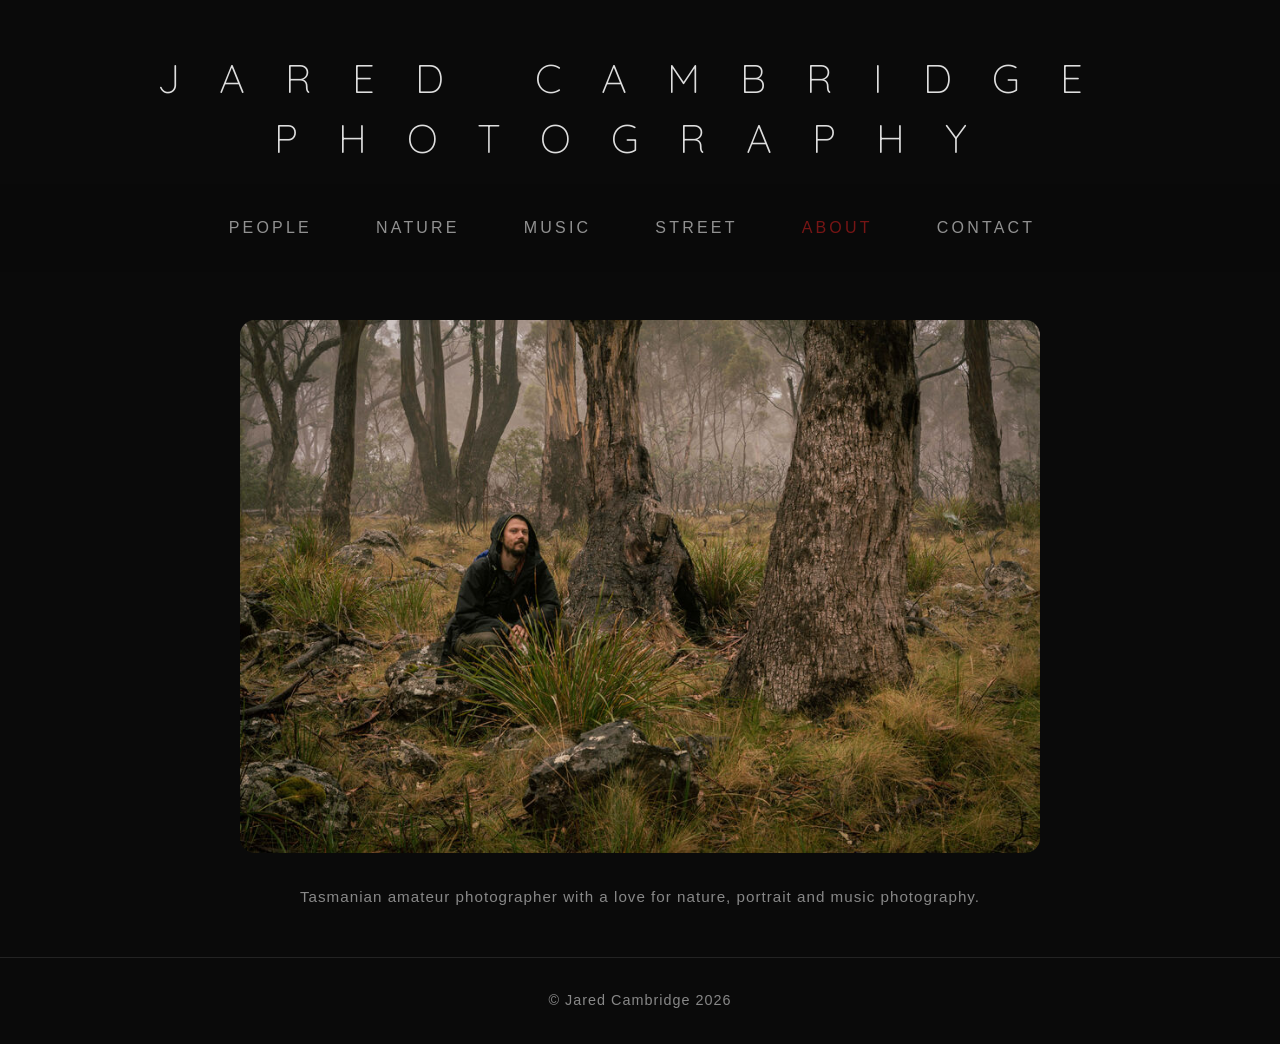
<file: about.html>
<!DOCTYPE html>
<html lang="en">
<head>
    <meta charset="UTF-8">
    <meta name="viewport" content="width=device-width, initial-scale=1.0">
    <title>Jared Cambridge - Photography</title>
    <link rel="stylesheet" href="reset.css">
    <link rel="stylesheet" href="styles.css">
    <link rel="preconnect" href="https://fonts.googleapis.com">
    <link rel="preconnect" href="https://fonts.gstatic.com" crossorigin>
    <link href="https://fonts.googleapis.com/css2?family=Noto+Sans:wght@100;300;400;500&display=swap" rel="stylesheet">
    <link href="https://fonts.googleapis.com/css2?family=Quicksand:wght@300..700&display=swap" rel="stylesheet">

</head>
<body>
    <header>
        <h3><a href="index.html">Jared Cambridge Photography</a></h3>
    </header>

    <nav>
        <ul>
            <li><a href="people.html">People</a></li>
            <li><a href="nature.html">Nature</a></li>
            <li><a href="music.html">Music</a></li>
            <li><a href="street.html">Street</a></li>
            <li><a href="about.html" aria-current="page">About</a></li>
            <li><a href="contact.html">Contact</a></li>
        </ul>
    </nav>

    <main>

        <div class="about-section">
            <img src="images/about-photo.jpg" alt="About Jared Cambridge" class="about-img">
                <div class="about-overlay">
                    <p class="about-caption">Tasmanian amateur photographer with a love for nature, portrait and music photography.</p>
                </div>
            </div>

    </main>

    <footer>
        <p>&copy; Jared Cambridge 2026</p>
    </footer>
</body>
</html>
</file>
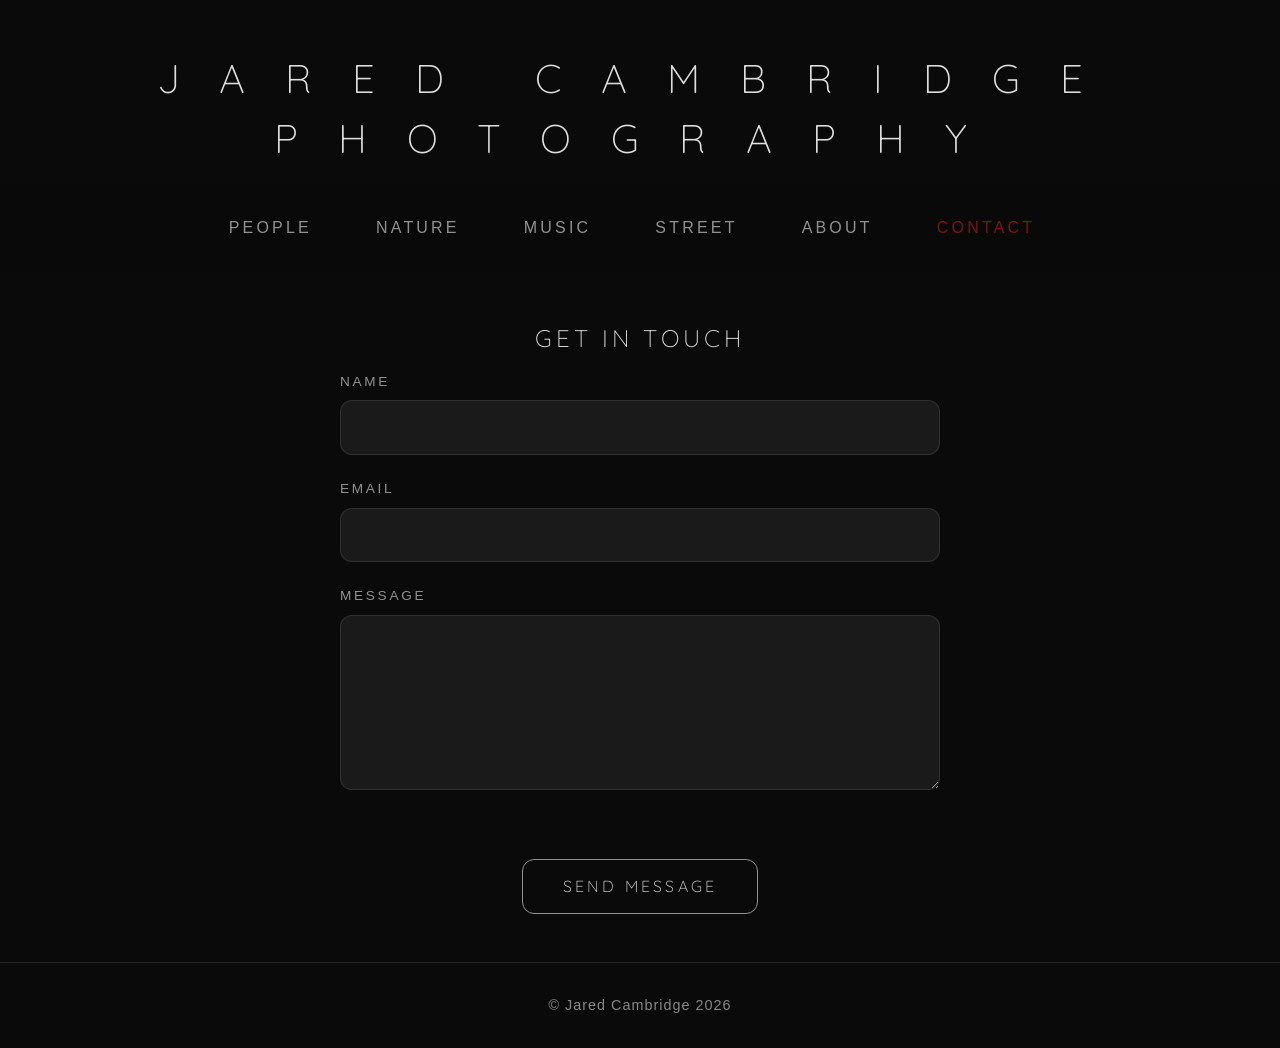
<file: contact.html>
<!DOCTYPE html>
<html lang="en">
<head>
    <meta charset="UTF-8">
    <meta name="viewport" content="width=device-width, initial-scale=1.0">
    <title>Contact - Jared Cambridge Photography</title>
    <link rel="stylesheet" href="reset.css">
    <link rel="stylesheet" href="styles.css">
    <link rel="preconnect" href="https://fonts.googleapis.com">
    <link rel="preconnect" href="https://fonts.gstatic.com" crossorigin>
    <link href="https://fonts.googleapis.com/css2?family=Noto+Sans:wght@100;300;400;500&display=swap" rel="stylesheet">
    <link href="https://fonts.googleapis.com/css2?family=Quicksand:wght@300..700&display=swap" rel="stylesheet">
</head>
<body>
    <header>
        <h3><a href="index.html">Jared Cambridge Photography</a></h3>
    </header>

    <nav>
        <ul>
            <li><a href="people.html">People</a></li>
            <li><a href="nature.html">Nature</a></li>
            <li><a href="music.html">Music</a></li>
            <li><a href="street.html">Street</a></li>
            <li><a href="about.html">About</a></li>
            <li><a href="contact.html" aria-current="page">Contact</a></li>
        </ul>
    </nav>

    <main>
        <section class="contact-section">
            <h1 class="contact-title">Get in touch</h1>

            <form id="contact-form" class="contact-form" action="https://formspree.io/f/xdealvpb" method="POST" novalidate>

                <div class="form-group">
                    <label for="name">Name</label>
                    <input type="text" id="name" name="name" autocomplete="name" maxlength="100" required>
                </div>

                <div class="form-group">
                    <label for="email">Email</label>
                    <input type="email" id="email" name="email" autocomplete="email" maxlength="150" required>
                </div>

                <div class="form-group">
                    <label for="message">Message</label>
                    <textarea id="message" name="message" rows="6" maxlength="2000" required></textarea>
                </div>

                <div class="hp-field" aria-hidden="true">
                    <label for="website">Leave this field empty</label>
                    <input type="text" id="website" name="_gotcha" tabindex="-1" autocomplete="off">
                </div>

                <input type="hidden" id="form-start" name="form_start" value="">

                <p id="form-status" class="form-status" role="status" aria-live="polite"></p>

                <button type="submit" class="contact-btn">Send message</button>
            </form>
        </section>
    </main>

    <footer>
        <p>&copy; Jared Cambridge 2026</p>
    </footer>

    <script>
        (function () {
            var form = document.getElementById('contact-form');
            var status = document.getElementById('form-status');
            var startField = document.getElementById('form-start');
            var loadedAt = Date.now();
            var MIN_SECONDS = 3;
            startField.value = loadedAt;

            function showStatus(msg, isError) {
                status.textContent = msg;
                status.className = 'form-status ' + (isError ? 'error' : 'success');
            }

            form.addEventListener('submit', function (e) {
                e.preventDefault();
                status.textContent = '';

                if (document.getElementById('website').value !== '') {
                    showStatus('Your message has been sent, have a great day.', false);
                    form.reset();
                    return;
                }

                if ((Date.now() - loadedAt) / 1000 < MIN_SECONDS) {
                    showStatus('That was a bit quick. Please try again.', true);
                    return;
                }

                var name = form.name.value.trim();
                var email = form.email.value.trim();
                var message = form.message.value.trim();
                if (!name || !email || !message) {
                    showStatus('Please fill in all fields.', true);
                    return;
                }
                if (!/^[^\s@]+@[^\s@]+\.[^\s@]+$/.test(email)) {
                    showStatus('Please enter a valid email address.', true);
                    return;
                }

                var btn = form.querySelector('button');
                btn.disabled = true;

                fetch(form.action, {
                    method: 'POST',
                    body: new FormData(form),
                    headers: { 'Accept': 'application/json' }
                }).then(function (res) {
                    if (res.ok) {
                        showStatus('Thanks! Your message has been sent.', false);
                        form.reset();
                        loadedAt = Date.now();
                    } else {
                        showStatus('Something went wrong. Please try again later.', true);
                    }
                }).catch(function () {
                    showStatus('Network error. Please try again later.', true);
                }).finally(function () {
                    btn.disabled = false;
                });
            });
        })();
    </script>
</body>
</html>
</file>
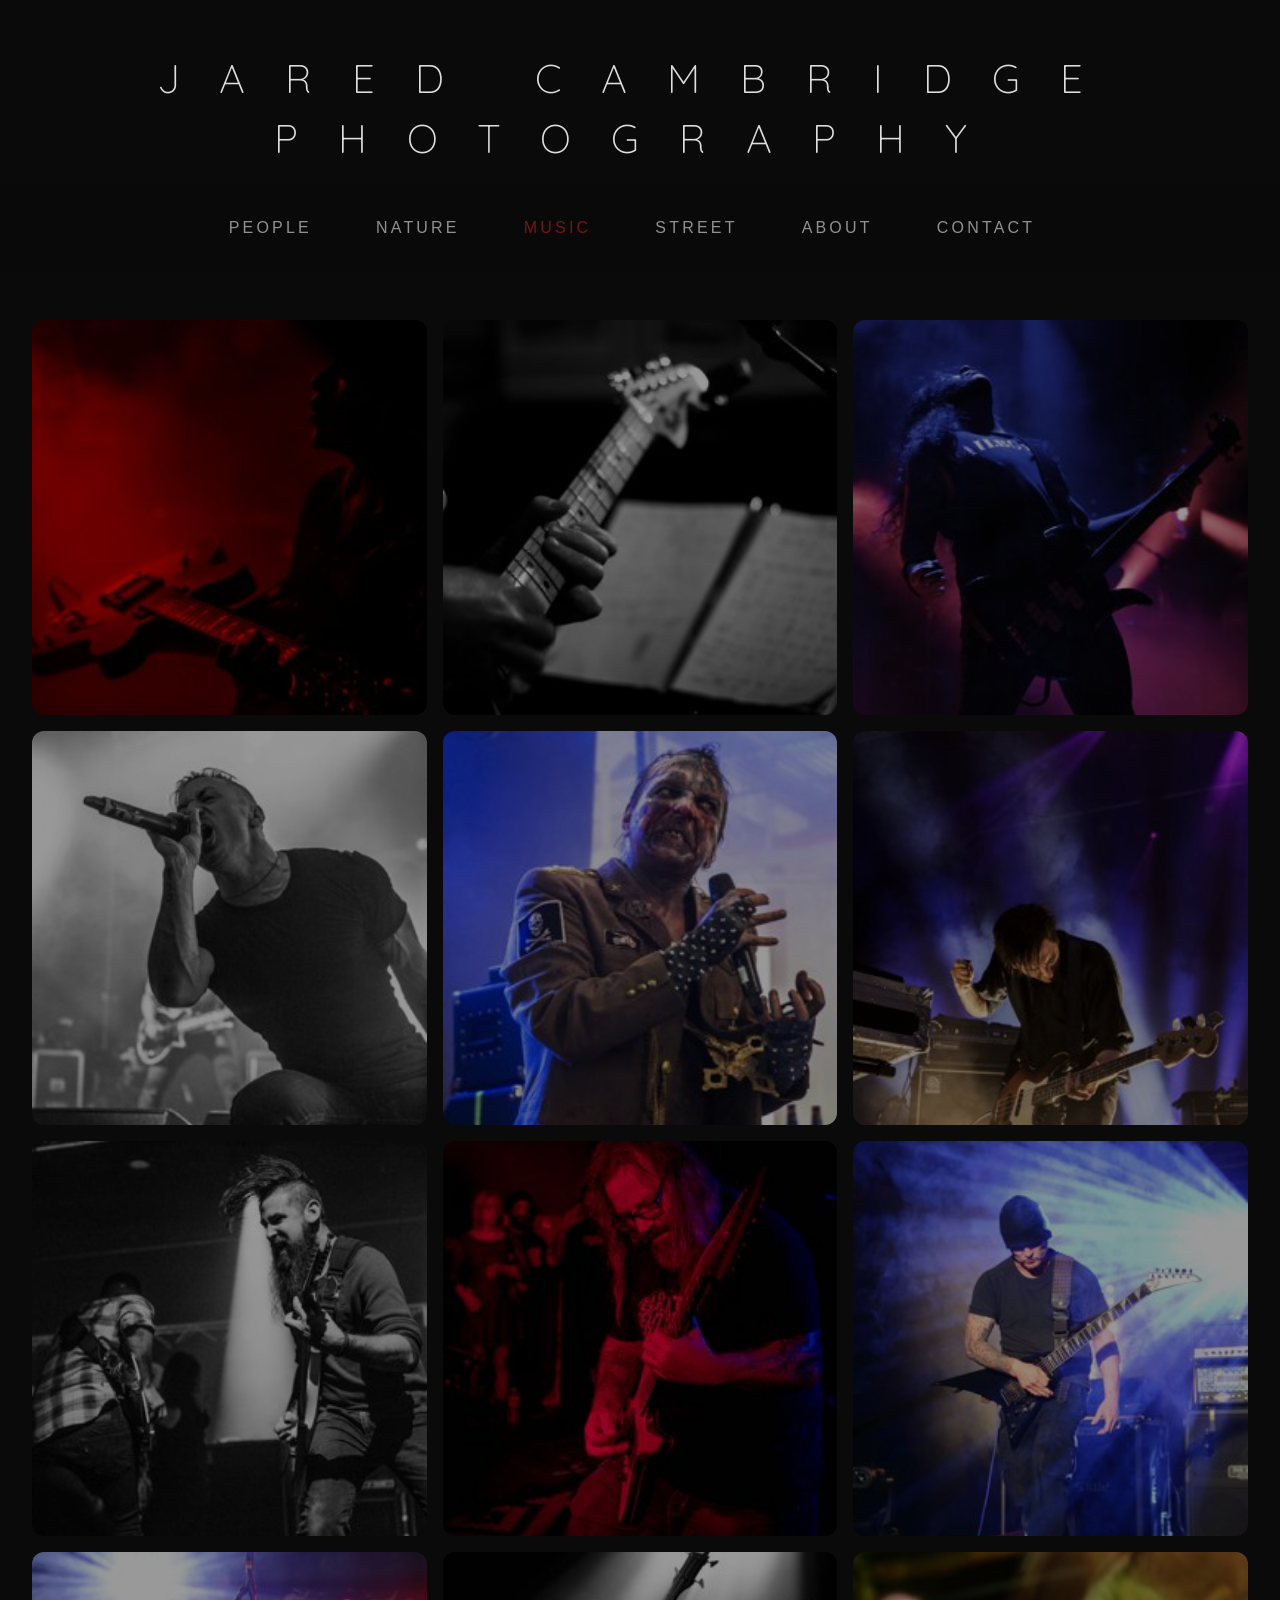
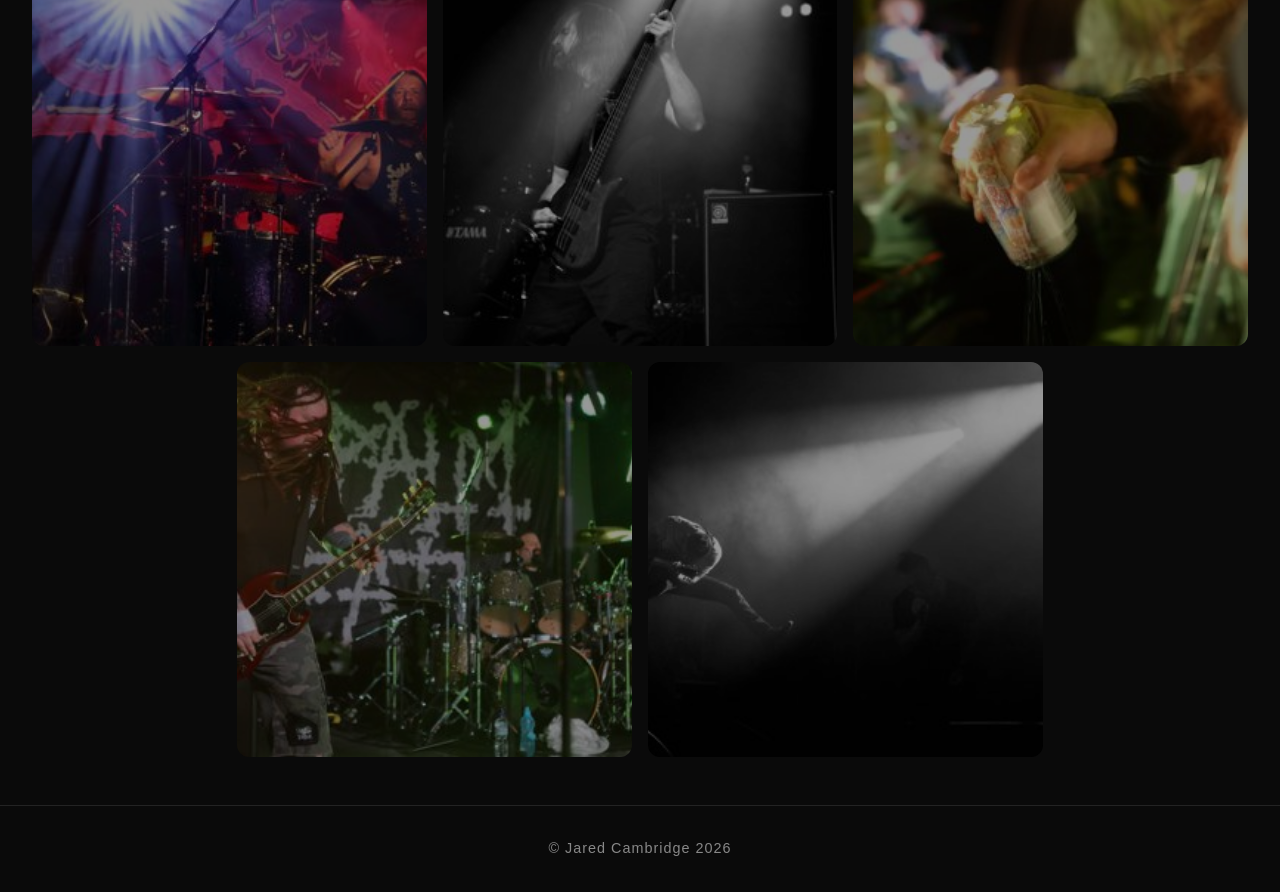
<file: music.html>
<!DOCTYPE html>
<html lang="en">
<head>
    <meta charset="UTF-8">
    <meta name="viewport" content="width=device-width, initial-scale=1.0">
    <title>Music - Jared Cambridge Photography</title>
    <link rel="stylesheet" href="reset.css">
    <link rel="stylesheet" href="styles.css">
    <link rel="preconnect" href="https://fonts.googleapis.com">
    <link rel="preconnect" href="https://fonts.gstatic.com" crossorigin>
    <link href="https://fonts.googleapis.com/css2?family=Noto+Sans:wght@100;300;400;500&display=swap" rel="stylesheet">
    <link href="https://fonts.googleapis.com/css2?family=Quicksand:wght@300..700&display=swap" rel="stylesheet">
</head>
<body>
    <header>
        <h3><a href="index.html">Jared Cambridge Photography</a></h3>    
    </header>
    
    <nav>
        <ul>
            <li><a href="people.html">People</a></li>
            <li><a href="nature.html">Nature</a></li>
            <li><a href="music.html" aria-current="page">Music</a></li>
            <li><a href="street.html">Street</a></li>
            <li><a href="about.html">About</a></li>
            <li><a href="contact.html">Contact</a></li>
        </ul>
    </nav>

    <main>
        <div class="gallery-container">

            <div class="gallery-item" onclick="openLightbox('images/music/music-mofo3.jpg')">
                <img src="images/music/thumbs/music-mofo3-thumb.jpg" alt="...">
            </div>

            <div class="gallery-item" onclick="openLightbox('images/music/music-bren.jpg')">
                <img src="images/music/thumbs/music-bren-thumb.jpg" alt="...">
            </div>

            <div class="gallery-item" onclick="openLightbox('images/music/music-mofo.jpg')">
                <img src="images/music/thumbs/music-mofo-thumb.jpg" alt="...">
            </div>

            <div class="gallery-item" onclick="openLightbox('images/music/music-tdep4.jpg')">
                <img src="images/music/thumbs/music-tdep4-thumb.jpg" alt="...">
            </div>

            <div class="gallery-item" onclick="openLightbox('images/music/music-mayhem.jpg')">
                <img src="images/music/thumbs/music-mayhem-thumb.jpg" alt="...">
            </div>

            <div class="gallery-item" onclick="openLightbox('images/music/music-wolfe.jpg')">
                <img src="images/music/thumbs/music-wolfe-thumb.jpg" alt="...">
            </div>

            <div class="gallery-item" onclick="openLightbox('images/music/music-tdep2.jpg')">
                <img src="images/music/thumbs/music-tdep2-thumb.jpg" alt="...">
            </div>

            <div class="gallery-item" onclick="openLightbox('images/music/music-gorguts.jpg')">
                <img src="images/music/thumbs/music-gorguts-thumb.jpg" alt="...">
            </div>

            <div class="gallery-item" onclick="openLightbox('images/music/music-goodshed.jpg')">
                <img src="images/music/thumbs/music-goodshed-thumb.jpg" alt="...">
            </div>

            <div class="gallery-item" onclick="openLightbox('images/music/music-lockup.jpg')">
                <img src="images/music/thumbs/music-lockup-thumb.jpg" alt="...">
            </div>

            <div class="gallery-item" onclick="openLightbox('images/music/music-tdep1.jpg')">
                <img src="images/music/thumbs/music-tdep1-thumb.jpg" alt="...">
            </div>

            <div class="gallery-item" onclick="openLightbox('images/music/music-drink.jpg')">
                <img src="images/music/thumbs/music-drink-thumb.jpg" alt="...">
            </div>

            <div class="gallery-item" onclick="openLightbox('images/music/music-napalm.jpg')">
                <img src="images/music/thumbs/music-napalm-thumb.jpg" alt="...">
            </div>

            <div class="gallery-item" onclick="openLightbox('images/music/music-tdep3.jpg')">
                <img src="images/music/thumbs/music-tdep3-thumb.jpg" alt="...">
            </div>

        </div>
    </main>

    <footer>
        <p>&copy; Jared Cambridge 2026</p>
    </footer>

    <!-- Lightbox HTML -->
    <div id="lightbox" class="lightbox">
        <span class="lightbox-close" onclick="closeLightbox()">&times;</span>
        <img class="lightbox-content" id="lightbox-img" src="[data-uri]" alt="Lightbox image">
        <div class="lightbox-nav">
            <button class="lightbox-prev" onclick="changeLightboxImage(-1)">&#10094;</button>
            <button class="lightbox-next" onclick="changeLightboxImage(1)">&#10095;</button>
        </div>
    </div>

    <script src="lightbox.js"></script>

</body>
</html>
</file>
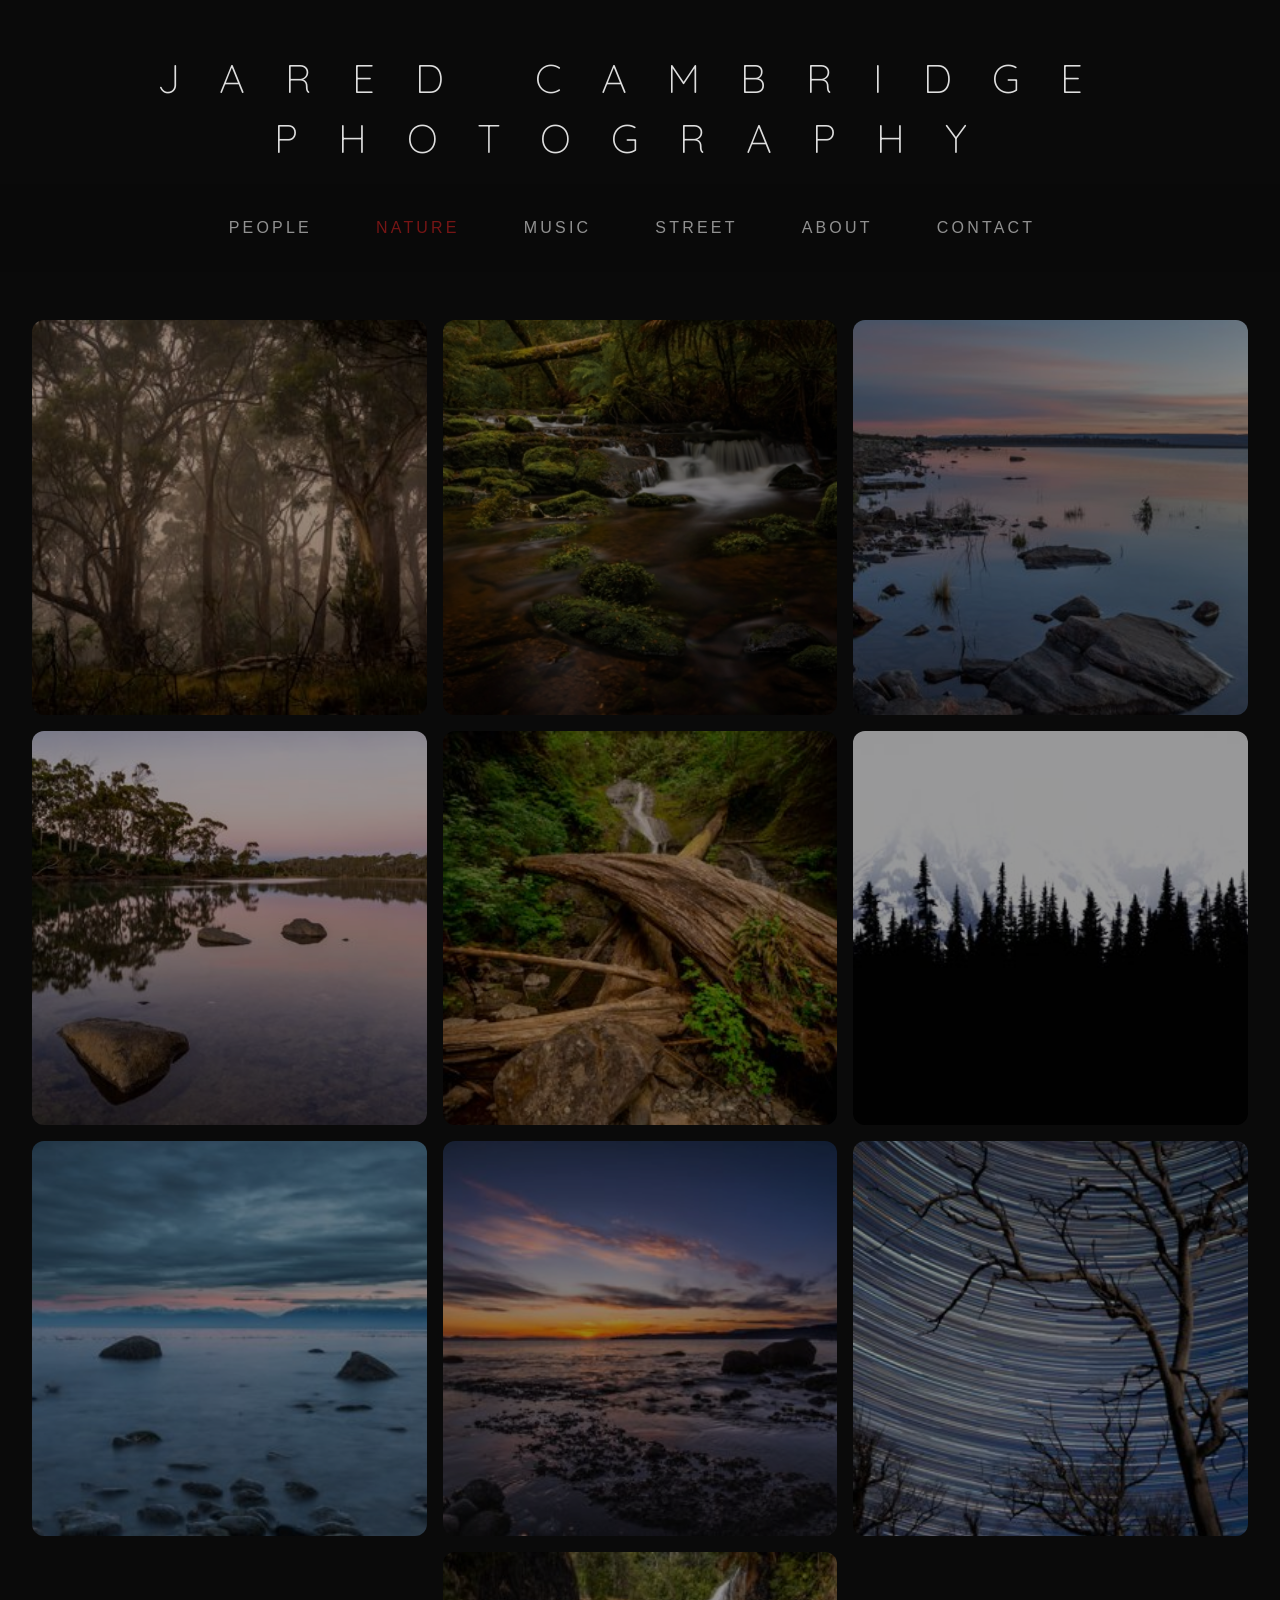
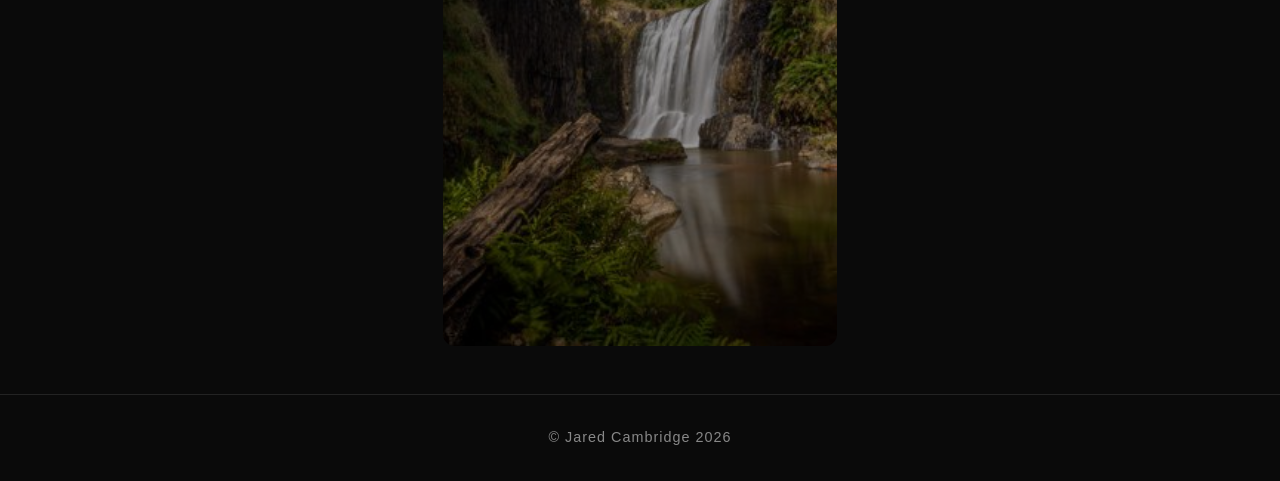
<file: nature.html>
<!DOCTYPE html>
<html lang="en">
<head>
    <meta charset="UTF-8">
    <meta name="viewport" content="width=device-width, initial-scale=1.0">
    <title>Nature - Jared Cambridge Photography</title>
    <link rel="stylesheet" href="reset.css">
    <link rel="stylesheet" href="styles.css">
    <link rel="preconnect" href="https://fonts.googleapis.com">
    <link rel="preconnect" href="https://fonts.gstatic.com" crossorigin>
    <link href="https://fonts.googleapis.com/css2?family=Noto+Sans:wght@100;300;400;500&display=swap" rel="stylesheet">
    <link href="https://fonts.googleapis.com/css2?family=Quicksand:wght@300..700&display=swap" rel="stylesheet">
</head>
<body>
    <header>
        <h3><a href="index.html">Jared Cambridge Photography</a></h3>    
    </header>
    
    <nav>
        <ul>
            <li><a href="people.html">People</a></li>
            <li><a href="nature.html" aria-current="page">Nature</a></li>
            <li><a href="music.html">Music</a></li>
            <li><a href="street.html">Street</a></li>
            <li><a href="about.html">About</a></li>
            <li><a href="contact.html">Contact</a></li>
        </ul>
    </nav>

    <main>
        <div class="gallery-container">

            <div class="gallery-item" onclick="openLightbox('images/nature/nature-knock.jpg')">
                <img src="images/nature/thumbs/nature-knock-thumb.jpg" alt="...">
            </div>

            <div class="gallery-item" onclick="openLightbox('images/nature/nature-guilford.jpg')">
                <img src="images/nature/thumbs/nature-guilford-thumb.jpg" alt="...">
            </div>

            <div class="gallery-item" onclick="openLightbox('images/nature/nature-miena1.jpg')">
                <img src="images/nature/thumbs/nature-miena1-thumb.jpg" alt="...">
            </div>

            <div class="gallery-item" onclick="openLightbox('images/nature/nature-dev.jpg')">
                <img src="images/nature/thumbs/nature-dev-thumb.jpg" alt="...">
            </div>

            <div class="gallery-item" onclick="openLightbox('images/nature/nature-botanybay.jpg')">
                <img src="images/nature/thumbs/nature-botanybay-thumb.jpg" alt="...">
            </div>

            <div class="gallery-item" onclick="openLightbox('images/nature/nature-canada.jpg')">
                <img src="images/nature/thumbs/nature-canada-thumb.jpg" alt="...">
            </div>

            <div class="gallery-item" onclick="openLightbox('images/nature/nature-sooke1.jpg')">
                <img src="images/nature/thumbs/nature-sooke1-thumb.jpg" alt="...">
            </div>

            <div class="gallery-item" onclick="openLightbox('images/nature/nature-sooke2.jpg')">
                <img src="images/nature/thumbs/nature-sooke2-thumb.jpg" alt="...">
            </div>

            <div class="gallery-item" onclick="openLightbox('images/nature/nature-miena-star.jpg')">
                <img src="images/nature/thumbs/nature-miena-star-thumb.jpg" alt="...">
            </div>

            <div class="gallery-item" onclick="openLightbox('images/nature/nature-guide.jpg')">
                <img src="images/nature/thumbs/nature-guide-thumb.jpg" alt="...">
            </div>
        </div>
    </main>

    <footer>
        <p>&copy; Jared Cambridge 2026</p>
    </footer>

    <!-- Lightbox HTML -->
    <div id="lightbox" class="lightbox">
        <span class="lightbox-close" onclick="closeLightbox()">&times;</span>
        <img class="lightbox-content" id="lightbox-img" src="[data-uri]" alt="Lightbox image">
        <div class="lightbox-nav">
            <button class="lightbox-prev" onclick="changeLightboxImage(-1)">&#10094;</button>
            <button class="lightbox-next" onclick="changeLightboxImage(1)">&#10095;</button>
        </div>
    </div>

    <script src="lightbox.js"></script>

</body>
</html>
</file>
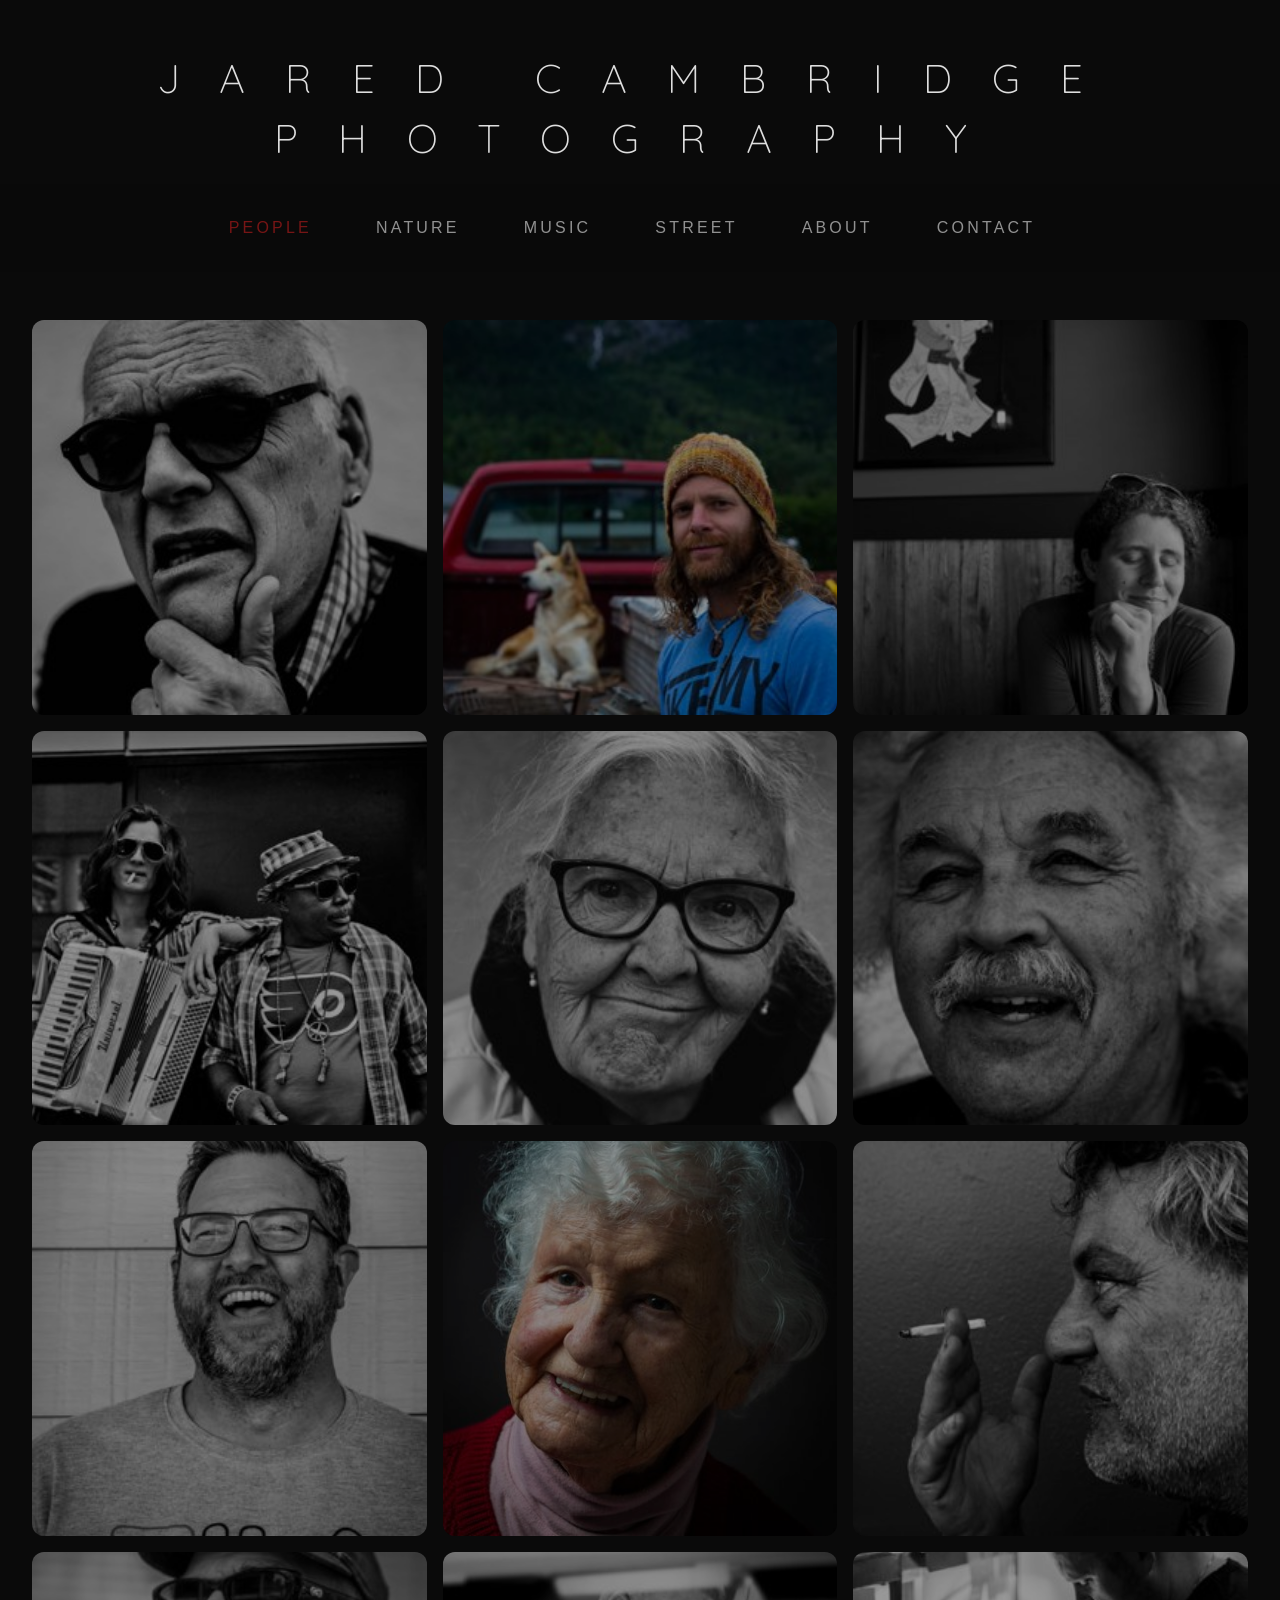
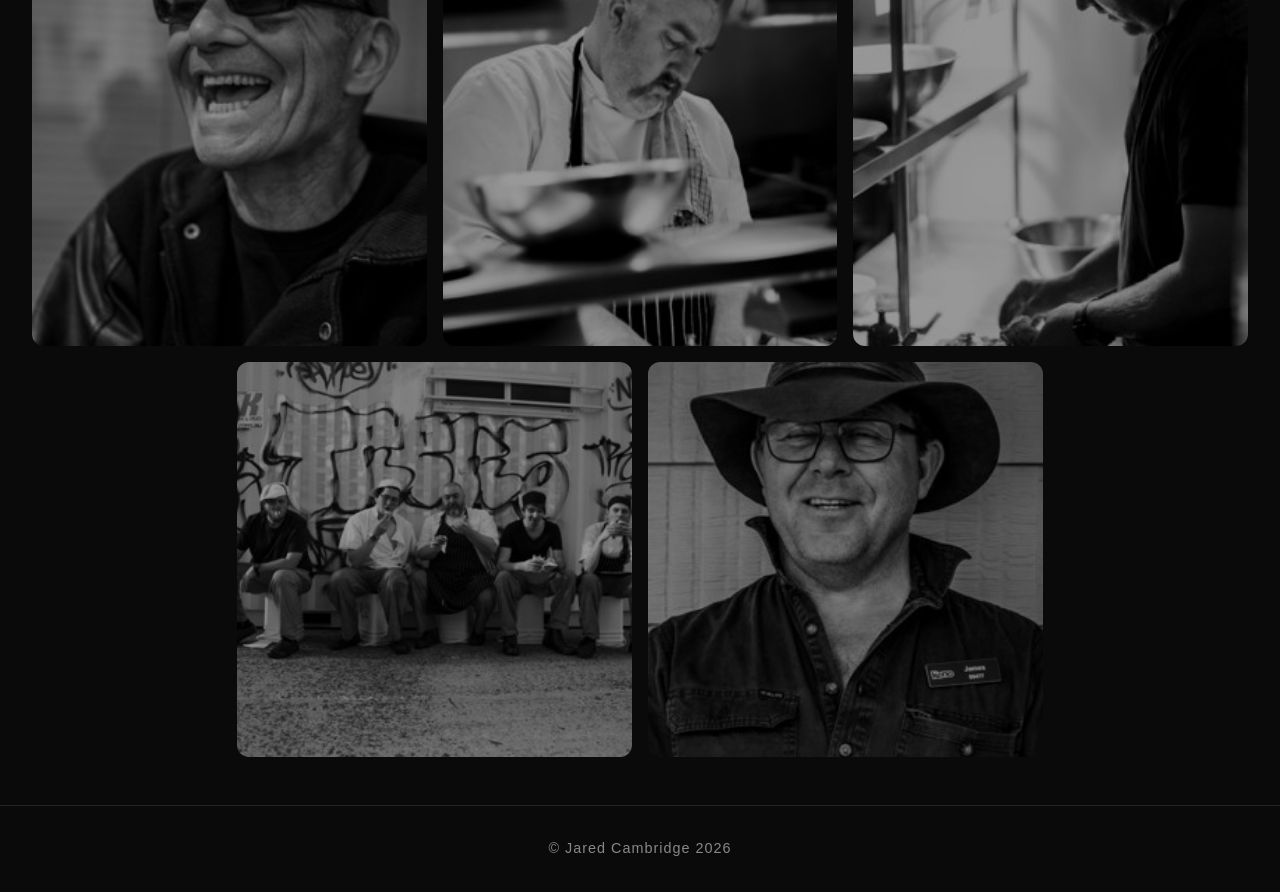
<file: people.html>
<!DOCTYPE html>
<html lang="en">
<head>
    <meta charset="UTF-8">
    <meta name="viewport" content="width=device-width, initial-scale=1.0">
    <title>People - Jared Cambridge Photography</title>
    <link rel="stylesheet" href="reset.css">
    <link rel="stylesheet" href="styles.css">
    <link rel="preconnect" href="https://fonts.googleapis.com">
    <link rel="preconnect" href="https://fonts.gstatic.com" crossorigin>
    <link href="https://fonts.googleapis.com/css2?family=Noto+Sans:wght@100;300;400;500&display=swap" rel="stylesheet">
    <link href="https://fonts.googleapis.com/css2?family=Quicksand:wght@300..700&display=swap" rel="stylesheet">
</head>
<body>
    <header>
        <h3><a href="index.html">Jared Cambridge Photography</a></h3>    
    </header>
    
    <nav>
        <ul>
            <li><a href="people.html" aria-current="page">People</a></li>
            <li><a href="nature.html">Nature</a></li>
            <li><a href="music.html">Music</a></li>
            <li><a href="street.html">Street</a></li>
            <li><a href="about.html">About</a></li>
            <li><a href="contact.html">Contact</a></li>
        </ul>
    </nav>

    <main>
        <div class="gallery-container">

            <div class="gallery-item" onclick="openLightbox('images/people/people-don.jpg')">
                <img src="images/people/thumbs/people-don-thumb.jpg" alt="...">
            </div>

            <div class="gallery-item" onclick="openLightbox('images/people/people-brandon.jpg')">
                <img src="images/people/thumbs/people-brandon-thumb.jpg" alt="...">
            </div>

            <div class="gallery-item" onclick="openLightbox('images/people/people-ser.jpg')">
                <img src="images/people/thumbs/people-ser-thumb.jpg" alt="...">
            </div>

            <div class="gallery-item" onclick="openLightbox('images/people/people-vancouver-buskers.jpg')">
                <img src="images/people/thumbs/people-vancouver-buskers-thumb.jpg" alt="...">
            </div>

            <div class="gallery-item" onclick="openLightbox('images/people/people-elouise.jpg')">
                <img src="images/people/thumbs/people-elouise-thumb.jpg" alt="...">
            </div>

            <div class="gallery-item" onclick="openLightbox('images/people/people-washington.jpg')">
                <img src="images/people/thumbs/people-washington-thumb.jpg" alt="...">
            </div>

            <div class="gallery-item" onclick="openLightbox('images/people/people-paul.jpg')">
                <img src="images/people/thumbs/people-paul-thumb.jpg" alt="...">
            </div>

            <div class="gallery-item" onclick="openLightbox('images/people/people-nan.jpg')">
                <img src="images/people/thumbs/people-nan-thumb.jpg" alt="...">
            </div>

            <div class="gallery-item" onclick="openLightbox('images/people/people-shammrock.jpg')">
                <img src="images/people/thumbs/people-shammrock-thumb.jpg" alt="...">
            </div>

            <div class="gallery-item" onclick="openLightbox('images/people/people-steve.jpg')">
                <img src="images/people/thumbs/people-steve-thumb.jpg" alt="...">
            </div>

            <div class="gallery-item" onclick="openLightbox('images/people/people-david.jpg')">
                <img src="images/people/thumbs/people-david-thumb.jpg" alt="...">
            </div>

            <div class="gallery-item" onclick="openLightbox('images/people/people-mike.jpg')">
                <img src="images/people/thumbs/people-mike-thumb.jpg" alt="...">
            </div>

            <div class="gallery-item" onclick="openLightbox('images/people/people-chefs.jpg')">
                <img src="images/people/thumbs/people-chefs-thumb.jpg" alt="...">
            </div>

            <div class="gallery-item" onclick="openLightbox('images/people/people-james.jpg')">
                <img src="images/people/thumbs/people-james-thumb.jpg" alt="...">
            </div>
        </div>
    </main>

    <footer>
        <p>&copy; Jared Cambridge 2026</p>
    </footer>

    <!-- Lightbox HTML -->
    <div id="lightbox" class="lightbox">
        <span class="lightbox-close" onclick="closeLightbox()">&times;</span>
        <img class="lightbox-content" id="lightbox-img" src="[data-uri]" alt="Lightbox image">
        <div class="lightbox-nav">
            <button class="lightbox-prev" onclick="changeLightboxImage(-1)">&#10094;</button>
            <button class="lightbox-next" onclick="changeLightboxImage(1)">&#10095;</button>
        </div>
    </div>

    <script src="lightbox.js"></script>

</body>
</html>
</file>
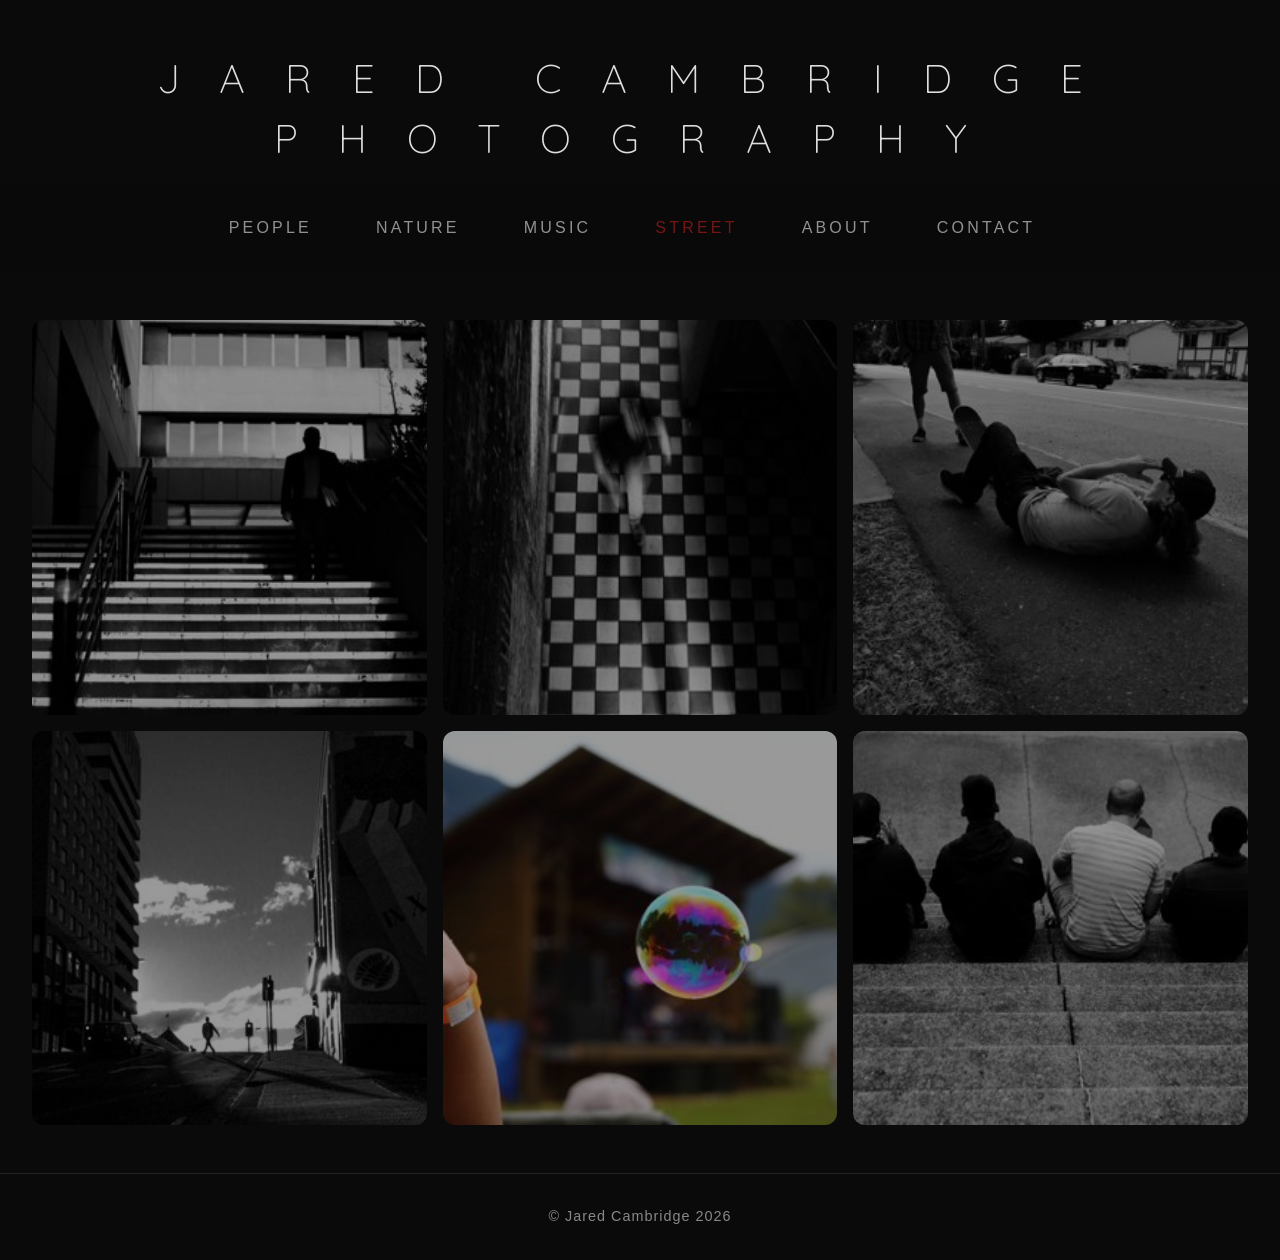
<file: street.html>
<!DOCTYPE html>
<html lang="en">
<head>
    <meta charset="UTF-8">
    <meta name="viewport" content="width=device-width, initial-scale=1.0">
    <title>Street - Jared Cambridge Photography</title>
    <link rel="stylesheet" href="reset.css">
    <link rel="stylesheet" href="styles.css">
    <link rel="preconnect" href="https://fonts.googleapis.com">
    <link rel="preconnect" href="https://fonts.gstatic.com" crossorigin>
    <link href="https://fonts.googleapis.com/css2?family=Noto+Sans:wght@100;300;400;500&display=swap" rel="stylesheet">
    <link href="https://fonts.googleapis.com/css2?family=Quicksand:wght@300..700&display=swap" rel="stylesheet">
</head>
<body>
    <header>
        <h3><a href="index.html">Jared Cambridge Photography</a></h3>    
    </header>
    
    <nav>
        <ul>
            <li><a href="people.html">People</a></li>
            <li><a href="nature.html">Nature</a></li>
            <li><a href="music.html">Music</a></li>
            <li><a href="street.html" aria-current="page">Street</a></li>
            <li><a href="about.html">About</a></li>
            <li><a href="contact.html">Contact</a></li>
        </ul>
    </nav>

    <main>
        <div class="gallery-container">

            <div class="gallery-item" onclick="openLightbox('images/street/street-hob.jpg')">
                <img src="images/street/thumbs/street-hob-thumb.jpg" alt="...">
            </div>

            <div class="gallery-item" onclick="openLightbox('images/street/street-victoria.jpg')">
                <img src="images/street/thumbs/street-victoria-thumb.jpg" alt="...">
            </div>

            <div class="gallery-item" onclick="openLightbox('images/street/street-sooke.jpg')">
                <img src="images/street/thumbs/street-sooke-thumb.jpg" alt="...">
            </div>

            <div class="gallery-item" onclick="openLightbox('images/street/street-hob2.jpg')">
                <img src="images/street/thumbs/street-hob2-thumb.jpg" alt="...">
            </div>

            <div class="gallery-item" onclick="openLightbox('images/street/street-bubble.jpg')">
                <img src="images/street/thumbs/street-bubble-thumb.jpg" alt="...">
            </div>

            <div class="gallery-item" onclick="openLightbox('images/street/street-van.jpg')">
                <img src="images/street/thumbs/street-van-thumb.jpg" alt="...">
            </div>
        </div>
    </main>

    <footer>
        <p>&copy; Jared Cambridge 2026</p>
    </footer>

    <!-- Lightbox HTML -->
    <div id="lightbox" class="lightbox">
        <span class="lightbox-close" onclick="closeLightbox()">&times;</span>
        <img class="lightbox-content" id="lightbox-img" src="[data-uri]" alt="Lightbox image">
        <div class="lightbox-nav">
            <button class="lightbox-prev" onclick="changeLightboxImage(-1)">&#10094;</button>
            <button class="lightbox-next" onclick="changeLightboxImage(1)">&#10095;</button>
        </div>
    </div>

    <script src="lightbox.js"></script>

</body>
</html>
</file>
<file: styles.css>
* {
    margin: 0;
    padding: 0;
    box-sizing: border-box;
}

body {
    font-family: 'Poppins', sans-serif;    
    background-color: #0a0a0a;
    color: #ffffff;
    min-height: 100vh;
    display: flex;
    flex-direction: column;
}

header {
    font-weight: 100;
    text-align: center;
    padding: 3rem 2rem 1rem;
    text-align: center;
    background-color: #0a0a0a;
}

header h3 {
    font-family: "Quicksand", sans-serif;
    font-size: 2.5rem;
    font-weight: 100;
    letter-spacing: 1em;
    text-transform: uppercase;
    color: #dedede;
}

/* =============== Navigation ==================== */

nav {
    padding: 2rem 0;
    background-color: rgba(10, 10, 10, 0.95);
    position: sticky;
    top: 0;
    z-index: 100;
    backdrop-filter: blur(10px);
}

nav ul {
    list-style: none;
    display: flex;
    justify-content:center;
    gap: 4rem;
    max-width: 1000px;
    margin: 0 auto;
    padding: 0 3rem 0 2rem; 

}

nav a {
    color: #919191;
    text-decoration: none;
    font-size: 1.0rem;
    font-weight: 100;
    letter-spacing: 0.2em;
    text-transform: uppercase;
    transition: all 0.3s ease;
    position: relative;
    display: inline-block;
}

nav a::after {
    content: '';
    position: absolute;
    bottom: -8px;
    left: 50%;
    transform: translateX(-50%);
    width: 0;
    height: 1px;
    background-color: #ffffff;
    transition: width 0.3s ease;
}

nav a:hover {
    color: #761515;
    transform: translateY(-5px);
}

nav a:hover::after {
    width: 100%;
}

nav a:hover::after {
    width: 100%;
}

a {
    text-decoration: none;
    color: #dedede;
}

/* =============== Main Content ==================== */

main {
    flex: 1;
    display: flex;
    align-items: center;
    justify-content: center;
    padding: 3rem 2rem;
}

.grid-container {
    display: grid;
    grid-template-columns: repeat(2, 1fr);
    gap: 2rem;
    max-width: 900px;
    width: 100%;
}

.category-box {
    position: relative;
    aspect-ratio: 1;
    overflow: hidden;
    cursor: pointer;
    border-radius: 12px;
    transition: box-shadow 0.3s ease;
}

.category-box img {
    width: 100%;
    height: 100%;
    object-fit: cover;
    transition: transform 0.6s cubic-bezier(0.4, 0, 0.2, 1), filter 0.6s ease;
    filter: brightness(0.7) blur(10px);
}

.category-box:hover {
    box-shadow: 0 0 30px rgba(192, 192, 192, 0.6);
}

.category-box:hover img {
    transform: scale(1.04);
    filter: brightness(1.0);
}

.category-overlay {
    position: absolute;
    inset: 0;
    display: flex;
    align-items: center;
    justify-content: center;
    background: linear-gradient(to bottom, rgba(0,0,0,0.1), rgba(0,0,0,0.4));
}

.category-text {
    font-size: 1.5rem;
    font-weight: 300;
    letter-spacing: 4px;
    text-transform: uppercase;
    color: #ffffff;
    opacity: 0;
    transform: translateY(20px);
    transition: all 0.5s cubic-bezier(0.4, 0, 0.2, 1);
    text-shadow: 2px 2px 20px rgba(0,0,0,0.8);
}

.category-box:hover .category-text {
    opacity: 1;
    transform: translateY(0);
}

/* =============== Gallery ==================== */

.gallery-container {
    max-width: 1400px;
    margin: 0 auto;
    display: flex;
    flex-wrap: wrap;
    gap: 1rem;
    justify-content: center;
}

.gallery-item {
    width: calc(33.333% - 0.67rem);
    aspect-ratio: 1;
    position: relative;
    overflow: hidden;
    background-color: #1a1a1a;
    cursor: pointer;
    transition: transform 0.6s ease, filter 0.3s ease;
    filter: brightness(0.6);
    aspect-ratio: 1;
    opacity: 0;
    animation: fadeInDown 0.6s ease-out forwards;
    border-radius: 12px;
}

.gallery-item:hover {
    transform: scale(1.02);
    z-index: 10;
    filter: brightness(1.0);
    box-shadow: 0 0 30px rgba(192, 192, 192, 0.4);
}

.gallery-item img {
    width: 100%;
    height: 100%;
    object-fit: cover;
}

.gallery-item:hover img {
    filter: brightness(1.1);
}

/* Stagger animation delay based on position */
.gallery-item:nth-child(1) { animation-delay: 0.1s; }
.gallery-item:nth-child(2) { animation-delay: 0.15s; }
.gallery-item:nth-child(3) { animation-delay: 0.2s; }
.gallery-item:nth-child(4) { animation-delay: 0.25s; }
.gallery-item:nth-child(5) { animation-delay: 0.3s; }
.gallery-item:nth-child(6) { animation-delay: 0.35s; }
.gallery-item:nth-child(7) { animation-delay: 0.4s; }
.gallery-item:nth-child(8) { animation-delay: 0.45s; }
.gallery-item:nth-child(9) { animation-delay: 0.5s; }
.gallery-item:nth-child(10) { animation-delay: 0.55s; }
.gallery-item:nth-child(11) { animation-delay: 0.6s; }
.gallery-item:nth-child(12) { animation-delay: 0.65s; }
.gallery-item:nth-child(13) { animation-delay: 0.7s; }
.gallery-item:nth-child(14) { animation-delay: 0.75s; }
.gallery-item:nth-child(15) { animation-delay: 0.8s; }
.gallery-item:nth-child(16) { animation-delay: 0.85s; }
.gallery-item:nth-child(17) { animation-delay: 0.9s; }
.gallery-item:nth-child(18) { animation-delay: 0.95s; }

/* =============== Footer ==================== */

footer {
    padding: 2rem;
    text-align: center;
    background-color: rgba(10, 10, 10, 0.95);
    border-top: 1px solid rgba(255, 255, 255, 0.1);
}

footer p {
    color: #888888;
    font-size: 0.9rem;
    font-weight: 300;
    letter-spacing: 1px;
}

/* =============== Lightbox ==================== */

.lightbox {
    display: none;
    position: fixed;
    z-index: 1000;
    left: 0;
    top: 0;
    width: 100%;
    height: 100%;
    background-color: rgba(0, 0, 0, 0.95);
    justify-content: center;
    align-items: center;
}

.lightbox-content {
    max-width: 90%;
    max-height: 90%;
    object-fit: contain;
    animation: zoom 0.3s;
}

.lightbox-close {
    position: absolute;
    top: 20px;
    right: 40px;
    color: #ffffff;
    font-size: 40px;
    font-weight: 300;
    cursor: pointer;
    transition: color 0.3s;
}

.lightbox-close:hover {
    color: #761515;
}

.lightbox-nav button {
    position: absolute;
    top: 50%;
    transform: translateY(-50%);
    background-color: rgba(255, 255, 255, 0.1);
    color: white;
    border: none;
    font-size: 30px;
    padding: 20px;
    cursor: pointer;
    transition: background-color 0.3s;
}

.lightbox-nav button:hover {
    background-color: rgba(255, 255, 255, 0.2);
}

.lightbox-prev {
    left: 20px;
}

.lightbox-next {
    right: 20px;
}

.about-section {
    display: flex;
    flex-direction: column;
    align-items: center;
    gap: 2rem;
    position: relative;
    width: 100%;
    max-width: 800px;
}

.about-caption {
    text-align: center;
    color: #888888;
    font-size: 0.95rem;
    font-weight: 300;
    letter-spacing: 1px;
    line-height: 1.6;
}

.about-img {
    max-width: 800px;
    width: 100%;
    height: auto;
    border-radius: 15px;
}

.validator-badges {
    display: flex;
    gap: 1rem;
    justify-content: center;
    align-items: center;
    margin-top: 1rem;
}

.validator-badges img {
    opacity: 0.1;
    transition: opacity 0.3s ease;
    width: 20px;
    height: auto;
    filter: grayscale(100%);
}

.validator-badges img:hover {
    opacity: 0.7;
    filter: grayscale(0%);
}


/* =============== Contact Page ==================== */
 
.contact-section {
    width: 100%;
    max-width: 600px;
}
 
.contact-title {
    font-family: "Quicksand", sans-serif;
    font-size: 1.5rem;
    font-weight: 300;
    letter-spacing: 4px;
    text-transform: uppercase;
    text-align: center;
    color: #dedede;
    margin-bottom: 1rem;
}
 
.contact-intro {
    text-align: center;
    color: #888888;
    font-size: 0.95rem;
    font-weight: 300;
    letter-spacing: 1px;
    line-height: 1.6;
    margin-bottom: 2.5rem;
}
 
.contact-form {
    display: flex;
    flex-direction: column;
    gap: 1.5rem;
}
 
.form-group {
    display: flex;
    flex-direction: column;
    gap: 0.5rem;
}
 
.form-group label {
    color: #919191;
    font-size: 0.85rem;
    font-weight: 300;
    letter-spacing: 0.2em;
    text-transform: uppercase;
}
 
.form-group input,
.form-group textarea {
    font-family: inherit;
    font-size: 1rem;
    font-weight: 300;
    color: #ffffff;
    background-color: #1a1a1a;
    border: 1px solid rgba(255, 255, 255, 0.1);
    border-radius: 12px;
    padding: 0.9rem 1rem;
    transition: border-color 0.3s ease, box-shadow 0.3s ease;
}
 
.form-group textarea {
    resize: vertical;
    min-height: 140px;
}
 
.form-group input:focus,
.form-group textarea:focus {
    outline: none;
    border-color: #c0c0c0;
    box-shadow: 0 0 20px rgba(192, 192, 192, 0.3);
}
 
.hp-field {
    position: absolute;
    left: -9999px;
    width: 1px;
    height: 1px;
    overflow: hidden;
}
 
.contact-btn {
    align-self: center;
    font-family: "Quicksand", sans-serif;
    font-size: 1rem;
    font-weight: 300;
    letter-spacing: 0.2em;
    text-transform: uppercase;
    color: #dedede;
    background-color: transparent;
    border: 1px solid #919191;
    border-radius: 12px;
    padding: 0.9rem 2.5rem;
    cursor: pointer;
    transition: all 0.3s ease;
}
 
.contact-btn:hover,
.contact-btn:focus-visible {
    color: #ffffff;
    border-color: #c0c0c0;
    box-shadow: 0 0 30px rgba(192, 192, 192, 0.4);
    transform: translateY(-3px);
}
 
.contact-btn:disabled {
    opacity: 0.5;
    cursor: not-allowed;
}
 
.form-status {
    text-align: center;
    font-size: 0.95rem;
    font-weight: 300;
    min-height: 1.4em;
}
 
.form-status.success { color: #8fbf8f; }
.form-status.error { color: #d96a6a; }
 
/* Highlight current page in nav */
nav a[aria-current="page"] {
    color:#761515;
}
 
@media (max-width: 480px) {
    .contact-title {
        font-size: 1.3rem;
        letter-spacing: 1.5px;
    }
}

/* =============== Responsive Media Queries ==================== */



@media (max-width: 968px) {
    .gallery-container {
        grid-template-columns: repeat(2, 1fr);
    }
}

@media (max-width: 768px) {
    .grid-container {
        grid-template-columns: repeat(2, 1fr);
        gap: 1.5rem;
    }

    header h3 {
        font-size: 2rem;
        letter-spacing: 0.6em;
    }

    nav {
        padding: 1.5rem 0;
    }

    nav ul {
        gap: 2rem;
        flex-wrap: wrap;
        padding: 0 1.5rem;
    }

    nav a {
        font-size: 0.9rem;
        letter-spacing: 0.15em;
    }

    .category-text {
        font-size: 2rem;
    }

    .gallery-item {
        width: calc(50% - 0.5rem);
    }

    .about-img {
        max-height: 500px;
        object-fit: cover;
    }
    
}

@media (max-width: 640px) {
    .gallery-container {
        grid-template-columns: 1fr;
        grid-auto-rows: 300px;
    }

    .gallery-item {
        width: calc(50% - 0.5rem);
    }

    .gallery-item:nth-child(2),
    .gallery-item:nth-child(5) {
        grid-row: span 1;
    }

    nav ul {
        gap: 1.5rem;
        justify-content: center;
        padding: 0 1rem;
    }

    nav a {
        font-size: 0.85rem;
    }
}

/* =============== Smartphone optimization ==================== */

@media (max-width: 480px) {
    header {
        padding: 2rem 1rem 0.5rem;
    }

    header h3 {
        font-size: 1.3rem;
        letter-spacing: 0.3em;
        line-height: 1.4;
    }

    nav {
        padding: 1rem 0;
    }

    nav ul {
        gap: 1rem;
        padding: 0 0.5rem;
    }

    nav a {
        font-size: 0.75rem;
        letter-spacing: 0.1em;
    }

    main {
        padding: 2rem 1rem;
    }

    .grid-container {
        gap: 1rem;
    }

    .category-text {
        font-size: 1.3rem;
        letter-spacing: 1.5px;
    }

    .gallery-item {
        width: 100%;
    }

    .lightbox-close {
        top: 10px;
        right: 20px;
        font-size: 35px;
    }

    .lightbox-nav button {
        font-size: 25px;
        padding: 15px;
    }

    .lightbox-prev {
        left: 10px;
    }

    .lightbox-next {
        right: 10px;
    }

    footer {
        padding: 1.5rem 1rem;
    }

    .about-img {
        max-height: 400px;
        object-fit: cover;
    }
}

@media (max-width: 425px) {
    main {
        align-items: flex-start;
        padding: 1.5rem 1rem;
    }
    
    .about-section {
        margin-top: 0;
    }
    
    .about-img {
        max-height: 400px;
        object-fit: cover;
    }
}

@keyframes fadeInDown {
    from {
        opacity: 0;
        transform: translateY(-20px);
    }
    to {
        opacity: 1;
        transform: translateY(0);
    }
}

@keyframes zoom {
    from {transform: scale(0.8); opacity: 0;}
    to {transform: scale(1); opacity: 1;}
}
</file>
